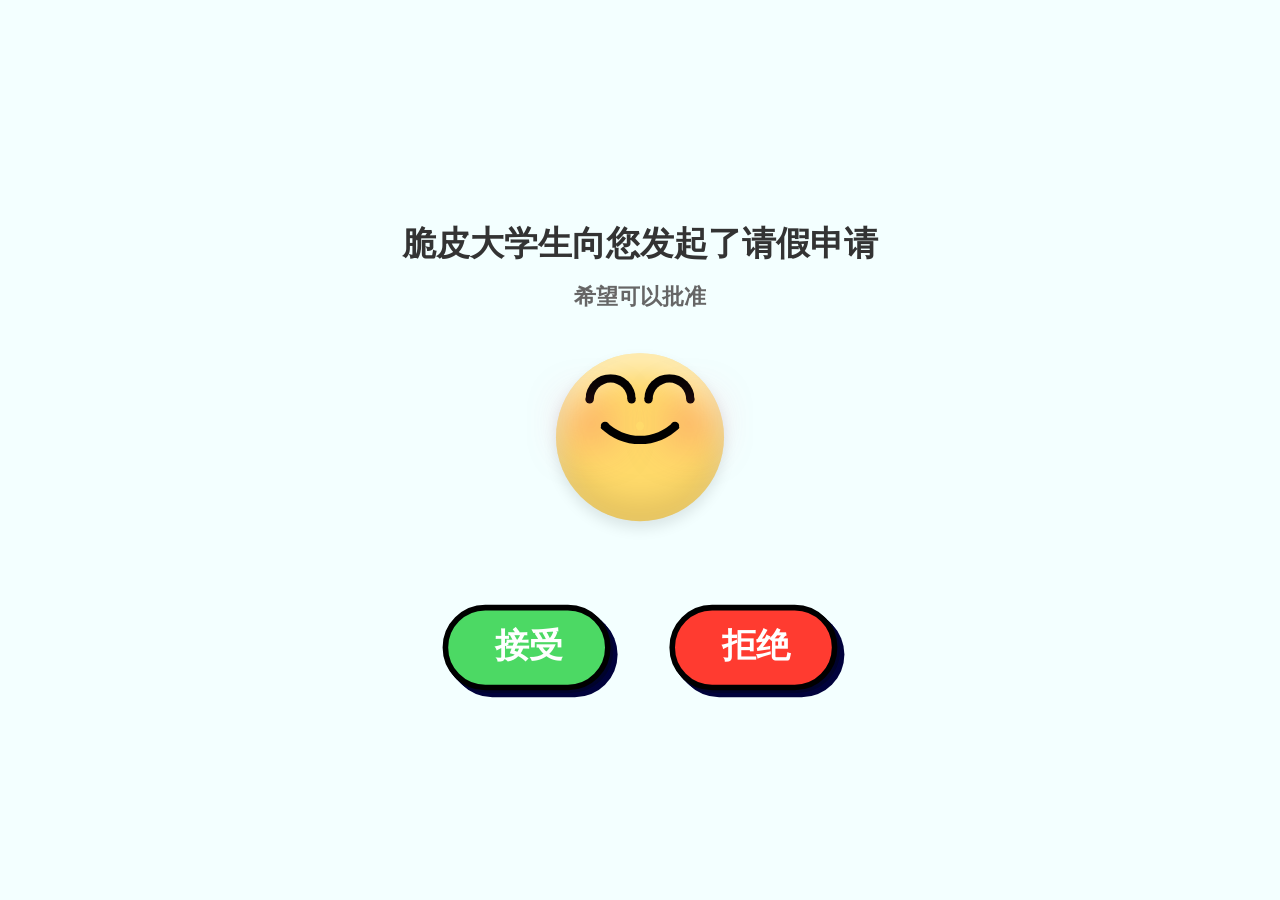
<file: index.html>
<!DOCTYPE html>
<html lang="zh-CN">

<head>
    <meta charset="UTF-8">
    <meta name="viewport" content="width=device-width, initial-scale=1.0">
    <title>俺滴请假条~</title>
    <link rel="stylesheet" href="style.css">
    <!-- 引入参考代码的字体（保持样式一致） -->
    <link href="https://fonts.googleapis.com/css2?family=Bebas+Neue&display=swap" rel="stylesheet">
</head>

<body>
    <div class="title">脆皮大学生向您发起了请假申请</div>
    <div class="sub-title">希望可以批准</div>

    <div class="face-container">
        <div class="emoji emoji--yay" id="emoji">
            <div class="emoji__face">
                <!-- Yay表情结构 -->
                <div class="emoji__eyebrows"></div>
                <div class="emoji__eyes"></div>
                <div class="emoji__mouth"></div>

                <!-- Haha表情专属结构（舌头嵌套在嘴巴内） -->
                <div class="emoji__mouth--haha">
                    <div class="emoji__tongue--haha"></div>
                </div>

                <!-- Sad表情结构 -->
                <div class="emoji__eyebrows--sad"></div>
                <div class="emoji__eyes--sad"></div>
                <div class="emoji__mouth--sad"></div>
            </div>
        </div>
    </div>

    <!-- 重构按钮组结构，适配视差样式 -->
    <div class="button-group">
        <!-- 接受按钮：保留文字/颜色，替换为参考样式 -->
        <a href="javascript:void(0)" class="button" id="agree-btn-wrap">
            <span class="parallax">
                <span class="trigger uno"></span>
                <span class="trigger dos"></span>
                <span class="trigger tres"></span>
                <span class="trigger cuatro"></span>
                <span class="trigger cinco"></span>
                <span class="trigger seis"></span>
                <span class="trigger siete"></span>
                <span class="trigger ocho"></span>
                <span class="btn" id="agree-btn">接受</span>
            </span>
        </a>

        <!-- 拒绝按钮：保留文字/颜色，替换为参考样式 -->
        <a href="javascript:void(0)" class="button" id="refuse-btn-wrap">
            <span class="parallax">
                <span class="trigger uno"></span>
                <span class="trigger dos"></span>
                <span class="trigger tres"></span>
                <span class="trigger cuatro"></span>
                <span class="trigger cinco"></span>
                <span class="trigger seis"></span>
                <span class="trigger siete"></span>
                <span class="trigger ocho"></span>
                <span class="btn refuse-btn" id="refuse-btn">拒绝</span>
            </span>
        </a>
    </div>

    <div class="modal" id="modal">
        <div class="modal-content">
            <p>谢谢老师啦，爱您呦❤️~</p>
        </div>
    </div>

    <script src="script.js"></script>
</body>

</html>
<script src="./script.js"></script>

</body>

</html>
</file>
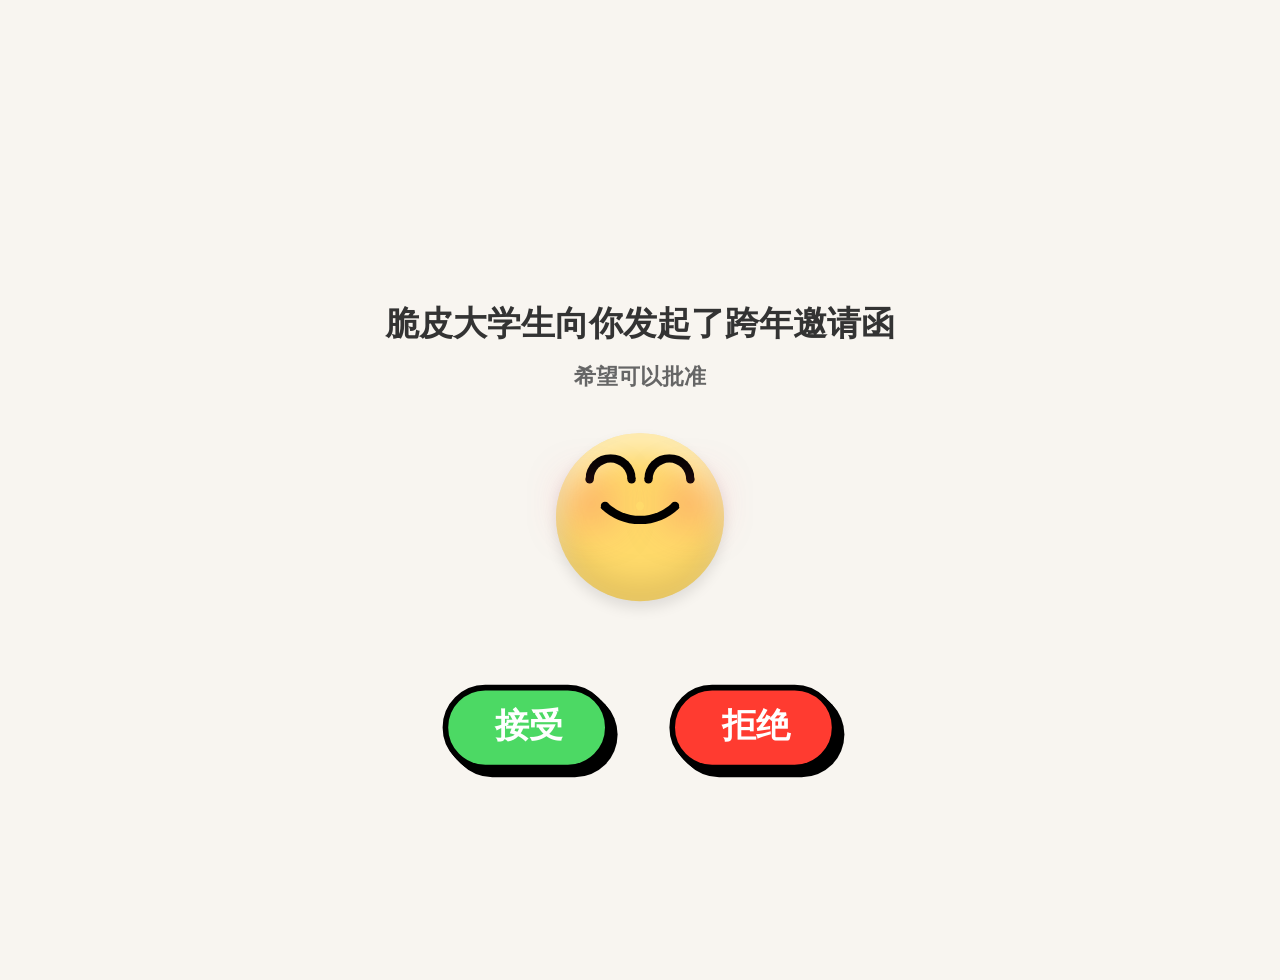
<file: src/index.html>
<!DOCTYPE html>
<html lang="zh-CN">
<head>
    <meta charset="UTF-8">
    <meta name="viewport" content="width=device-width, initial-scale=1.0">
    <title>脆皮大学生跨年邀请</title>
    <link rel="stylesheet" href="style.css">
    <!-- 引入参考代码的字体（保持样式一致） -->
    <link href="https://fonts.googleapis.com/css2?family=Bebas+Neue&display=swap" rel="stylesheet">
</head>
<body>
    <div class="title">脆皮大学生向你发起了跨年邀请函</div>
    <div class="sub-title">希望可以批准</div>

    <div class="face-container">
        <div class="emoji emoji--yay" id="emoji">
            <div class="emoji__face">
                <!-- Yay表情结构 -->
                <div class="emoji__eyebrows"></div>
                <div class="emoji__eyes"></div>
                <div class="emoji__mouth"></div>
                
                <!-- Haha表情专属结构（舌头嵌套在嘴巴内） -->
                <div class="emoji__mouth--haha">
                    <div class="emoji__tongue--haha"></div>
                </div>
                
                <!-- Sad表情结构 -->
                <div class="emoji__eyebrows--sad"></div>
                <div class="emoji__eyes--sad"></div>
                <div class="emoji__mouth--sad"></div>
            </div>
        </div>
    </div>

    <!-- 重构按钮组结构，适配视差样式 -->
    <div class="button-group">
        <!-- 接受按钮：保留文字/颜色，替换为参考样式 -->
        <a href="javascript:void(0)" class="button" id="agree-btn-wrap">
            <span class="parallax">
                <span class="trigger uno"></span>
                <span class="trigger dos"></span>
                <span class="trigger tres"></span>
                <span class="trigger cuatro"></span>
                <span class="trigger cinco"></span>
                <span class="trigger seis"></span>
                <span class="trigger siete"></span>
                <span class="trigger ocho"></span>
                <span class="btn" id="agree-btn">接受</span>
            </span>
        </a>

        <!-- 拒绝按钮：保留文字/颜色，替换为参考样式 -->
        <a href="javascript:void(0)" class="button" id="refuse-btn-wrap">
            <span class="parallax">
                <span class="trigger uno"></span>
                <span class="trigger dos"></span>
                <span class="trigger tres"></span>
                <span class="trigger cuatro"></span>
                <span class="trigger cinco"></span>
                <span class="trigger seis"></span>
                <span class="trigger siete"></span>
                <span class="trigger ocho"></span>
                <span class="btn refuse-btn" id="refuse-btn">拒绝</span>
            </span>
        </a>
    </div>

    <div class="modal" id="modal">
        <div class="modal-content">
            <p>一起跨年啦！🎉</p>
        </div>
    </div>

    <script src="script.js"></script>
</body>
</html>
</file>
<file: style.css>
:root {
    --emoji-base-color: #ffda6a;
    --emoji-like-color: #548dff;
    --emoji-love-color: #f55064;
    --emoji-angry-color: #d5234c;
    --emoji-white-color: #ffffff;
    --emoji-black-color: #000000;
    --emoji-text-color: #8a8a8a;
    --agree-btn-bg: #4cd964;
    --refuse-btn-bg: #ff3b30;
    --btn-text-color: #ffffff;
    --shadow-x: 5px;
    --scale-factor: 1.4;
}

* {
    margin: 0;
    padding: 0;
    box-sizing: border-box;
    font-family: "微软雅黑", Arial, sans-serif;
    font-weight: bold !important;
}

body {
    text-align: center;
    margin: 80px auto 0;
    font-family: "Lucida Sans Unicode", "Lucida Grande", sans-serif;
    display: flex;
    flex-direction: column;
    align-items: center;
    justify-content: center;
    min-height: 100vh;
    background-color: #f3ffff;
    font-weight: 700 !important;
    perspective: 1000px;
    /* 强制禁止滚动条 */
    overflow: hidden !important;
    /* 防止body有默认边距导致计算偏差 */
    padding: 0 !important;
    margin: 0 !important;
}

.title {
    font-size: calc(24px * var(--scale-factor));
    color: #333;
    margin-bottom: calc(10px * var(--scale-factor));
    text-align: center;
    font-weight: 900 !important;
}

.sub-title {
    font-size: calc(16px * var(--scale-factor));
    color: #666;
    margin-bottom: calc(40px * var(--scale-factor));
    font-weight: 900 !important;
}

.face-container {
    margin-bottom: calc(50px * var(--scale-factor));
    position: relative;
    transform: scale(var(--scale-factor));
    transform-origin: center;
}

.button-group {
    display: flex;
    gap: calc(30px * var(--scale-factor));
    position: relative;
    width: fit-content;
    transform: scale(var(--scale-factor));
    transform-origin: center;
}

.button {
    text-decoration: none;
    position: relative;
    display: inline-block;
}

.parallax {
    --x: 0;
    --y: 0;
    --x2: 0;
    --y2: -1;
    --n: 4;
    --shadow-x: var(--shadow-x);
    display: block;
    font-family: 'Bebas Neue', impact, cursive;
}

.parallax .btn {
    font-size: 24px;
    padding: 0.6em 1.4em;
    background-color: var(--agree-btn-bg);
    color: var(--btn-text-color);
    border: 4px solid #000;
    border-radius: 3em;
    position: relative;
    z-index: 1;
    box-shadow:
        1px 1px 0 0em #00032c,
        2px 2px 0 0em #00032c,
        3px 3px 0 0em #00023c,
        4px 4px 0 0em #00023c,
        5px 5px 0 0em #00023c;
    cursor: pointer;
    white-space: nowrap;
    width: 120px;
    text-align: center;
    display: inline-block;
    font-family: 'Bebas Neue', impact, cursive;
    font-weight: 900 !important;
    line-height: 1;
    transform-origin: center;
}

.parallax .refuse-btn {
    background-color: var(--refuse-btn-bg);
}

.parallax,
.parallax .btn,
.parallax .uno,
.parallax .cuatro {
    display: inline-block;
    transition: all ease .3s;
}

.parallax .trigger {
    position: absolute;
    width: 25%;
    height: 50%;
    z-index: 2;
    top: 0;
    left: 0;
}

.parallax .trigger::before {
    transition: all ease .3s;
    content: '';
    position: absolute;
    z-index: 2;
    width: calc((100% + var(--shadow-x)) / var(--n));
    height: calc((100% + var(--shadow-x)) / 2);
    top: calc(((100% + var(--shadow-x)) / 2) * var(--y));
    left: calc(((100% + var(--shadow-x)) / var(--n)) * var(--x));
}

.parallax .cinco,
.parallax .seis,
.parallax .siete,
.parallax .ocho {
    --y: 1;
    top: 50%;
}

.parallax .uno::before,
.parallax .cinco::before {
    --x: 0;
}

.parallax .dos::before,
.parallax .seis::before {
    --x: 1;
    left: 25%;
}

.parallax .tres::before,
.parallax .siete::before {
    --x: 2;
    left: 50%;
}

.parallax .cuatro::before,
.parallax .ocho::before {
    --x: 3;
    left: 75%;
}

.parallax:hover .btn {
    box-shadow:
        0px 0px 0 0em #000,
        0px 0px 0 0em #000,
        0px 0px 0 0em #000,
        0px 0px 0 0em #000,
        0px 0px 0 0em #000;
    transform:
        translateX(calc(var(--shadow-x) * var(--x2))) translateY(calc(var(--shadow-x) * var(--y2)));
}

.parallax:hover .uno:hover~.btn,
.parallax:hover .cinco:hover~.btn {
    --x2: -3;
}

.parallax:hover .dos:hover~.btn,
.parallax:hover .seis:hover~.btn {
    --x2: -1;
}

.parallax:hover .tres:hover~.btn,
.parallax:hover .siete:hover~.btn {
    --x2: 1;
}

.parallax:hover .cuatro:hover~.btn,
.parallax:hover .ocho:hover~.btn {
    --x2: 3;
}

.parallax:hover .cinco:hover~.btn,
.parallax:hover .seis:hover~.btn,
.parallax:hover .siete:hover~.btn,
.parallax:hover .ocho:hover~.btn {
    --y2: 2;
}

#refuse-btn-wrap {
    position: static;
    /* 强制按钮容器不超出父级 */
    overflow: visible;
}

#refuse-btn-wrap.moving {
    position: fixed !important;
    /* 改用fixed定位，避免relative的偏移偏差 */
    z-index: 9999;
    /* 确保按钮在最上层 */
}

#refuse-btn {
    position: relative;
    transform: none !important;
    rotate: 0deg !important;
}

/* 保留爆炸效果样式（时长不变，和你的原代码一致） */
.explosion {
    width: 100px;
    height: 100px;
    border-radius: 50%;
    background: #fff;
    position: absolute;
    box-shadow: 0px -9px 0 #000,
        50px 10px 0 -6px #fff,
        55px 5px 0 -6px #000,
        60px 60px 0 -4px #fff,
        66px 64px 0 -4px #000,
        -3px 65px 0 5px #fff,
        -4px 72px 0 5px #000,
        -50px 10px 0 -10px #fff,
        -54px 5px 0 -10px #000,
        -50px 50px 0 -15px #fff,
        -54px 53px 0 -15px #000;
    animation: c1 .7s infinite;
    z-index: 9999;
}

.explosion::before {
    content: '';
    width: 50px;
    height: 50px;
    border-radius: 50%;
    background: #fff;
    position: absolute;
    left: 10px;
    top: 75px;
    margin: auto;
    box-shadow: -4px -5px 0 #000,
        20px -8px 0 -2px #fff,
        22px -13px 0 -2px #000,
        28px 10px 0 -4px #fff,
        32px 12px 0 -4px #000,
        5px 20px 0 2px #fff,
        2px 24px 0 2px #000;
    animation: c2 .6s infinite;
}

.explosion::after {
    content: '';
    width: 50px;
    height: 50px;
    transform: rotate(180deg);
    border-radius: 50%;
    background: #fff;
    position: absolute;
    left: 80px;
    top: -5px;
    margin: auto;
    box-shadow: -4px -5px 0 #000,
        20px -8px 0 -2px #fff,
        22px -13px 0 -2px #000,
        28px 10px 0 -4px #fff,
        32px 12px 0 -4px #000,
        5px 20px 0 2px #fff,
        2px 24px 0 2px #000;
    animation: c3 .5s infinite;
}

@keyframes c1 {
    0% {
        transform: scale(1, 1);
    }

    20% {
        transform: scale(1.5, 1.5);
    }

    80% {
        transform: scale(-1, -1);
    }

    100% {
        transform: scale(-1.5, -1.5);
    }
}

@keyframes c2 {
    0% {
        transform: scale(1, 1);
    }

    5% {
        transform: scale(2, 2);
    }

    49% {
        transform: scale(1, 1);
    }

    80% {
        opacity: 0;
    }

    100% {
        opacity: 1;
    }
}

@keyframes c3 {
    0% {
        transform: scale(1.5, 1.5);
    }

    50% {
        transform: scale(1, 1);
    }

    75% {
        transform: scale(-2, -2);
    }

    100% {
        opacity: 0;
    }
}

/* 保留破碎效果样式 + 缩短动画时长（核心修改：1.5s → 0.8s） */
.shatter-pieces {
    position: absolute;
    width: 100%;
    height: 100%;
    top: 0;
    left: 0;
    z-index: 10;
    pointer-events: none;
}

.shatter-piece {
    position: absolute;
    background-color: var(--refuse-btn-bg);
    border: 4px solid #000;
    border-radius: 1em;
    opacity: 1;
    transform-style: preserve-3d;
    backface-visibility: hidden;
    top: 0;
    left: 0;
    /* 核心修改：动画时长从1.5s缩短为0.8s */
    animation: shatter 0.8s cubic-bezier(0.17, 0.67, 0.83, 0.67) forwards;
}

@keyframes shatter {
    0% {
        opacity: 1;
        transform: translate3d(0, 0, 0) rotate3d(0, 0, 0, 0deg);
    }

    100% {
        opacity: 0;
        transform: translate3d(calc(var(--x-offset) * 100px),
                calc(var(--y-offset) * 100px),
                calc(var(--z-offset) * 50px)) rotate3d(var(--rx), var(--ry), var(--rz),
                calc(var(--rotate) * 360deg));
    }
}

/* 原有表情样式（完整保留） */
.emoji {
    width: 120px;
    height: 120px;
    margin: 15px 15px 40px;
    background: var(--emoji-base-color);
    display: inline-block;
    border-radius: 50%;
    position: relative;
    box-shadow:
        inset 0 -15px 20px rgba(0, 0, 0, 0.1),
        inset 0 15px 20px rgba(255, 255, 255, 0.5),
        0 5px 10px rgba(0, 0, 0, 0.1);
}

.emoji__face {
    width: 100%;
    height: 100%;
    position: relative;
}

.emoji__eyebrows,
.emoji__eyes,
.emoji__mouth,
.emoji__mouth--haha,
.emoji__tongue--haha,
.emoji__eyebrows--sad,
.emoji__eyes--sad,
.emoji__mouth--sad {
    position: absolute;
    display: none;
}

.emoji__face:before,
.emoji__face:after,
.emoji__eyebrows:before,
.emoji__eyebrows:after,
.emoji__eyes:before,
.emoji__eyes:after,
.emoji__mouth:before,
.emoji__mouth:after,
.emoji__mouth--haha:before,
.emoji__mouth--haha:after,
.emoji__eyebrows--sad:before,
.emoji__eyebrows--sad:after,
.emoji__eyes--sad:before,
.emoji__eyes--sad:after,
.emoji__mouth--sad:before,
.emoji__mouth--sad:after {
    position: absolute;
    content: "";
}

.emoji--yay .emoji__eyebrows,
.emoji--yay .emoji__eyes,
.emoji--yay .emoji__mouth {
    display: block;
}

.emoji--yay .emoji__face {
    animation: yay 1s linear infinite alternate;
}

.emoji--yay .emoji__eyebrows {
    left: calc(50% - 3px);
    top: 30px;
    height: 6px;
    width: 6px;
    border-radius: 50%;
    background: transparent;
    box-shadow: -6px 0 0 0 var(--emoji-black-color), -36px 0 0 0 var(--emoji-black-color),
        6px 0 0 0 var(--emoji-black-color), 36px 0 0 0 var(--emoji-black-color);
}

.emoji--yay .emoji__eyebrows:before,
.emoji--yay .emoji__eyebrows:after {
    width: 36px;
    height: 18px;
    border-radius: 60px 60px 0 0;
    background: transparent;
    border: 6px solid var(--emoji-black-color);
    box-sizing: border-box;
    border-bottom: 0;
    bottom: 3px;
    left: calc(50% - 18px);
}

.emoji--yay .emoji__eyebrows:before {
    margin-left: -21px;
}

.emoji--yay .emoji__eyebrows:after {
    margin-left: 21px;
}

.emoji--yay .emoji__mouth {
    top: 60px;
    background: transparent;
    left: 50%;
}

.emoji--yay .emoji__mouth:after {
    width: 80px;
    height: 80px;
    left: calc(50% - 40px);
    top: -75px;
    border-radius: 50%;
    background: transparent;
    border: 6px solid var(--emoji-black-color);
    box-sizing: border-box;
    border-top-color: transparent;
    border-left-color: transparent;
    border-right-color: transparent;
    z-index: 1;
}

.emoji--yay .emoji__mouth:before {
    width: 6px;
    height: 6px;
    background: transparent;
    border-radius: 50%;
    bottom: 5px;
    left: calc(50% - 3px);
    box-shadow:
        -25px 0 0 0 var(--emoji-black-color),
        25px 0 0 0 var(--emoji-black-color),
        -35px -2px 30px 10px rgba(245, 80, 100, 0.5),
        35px -2px 30px 10px rgba(245, 80, 100, 0.5);
}

.emoji--haha .emoji__eyes,
.emoji--haha .emoji__mouth--haha {
    display: block;
}

.emoji--haha .emoji__face {
    animation: haha-face 2s linear infinite;
}

.emoji--haha .emoji__eyes {
    width: 26px;
    height: 6px;
    border-radius: 2px;
    left: calc(50% - 13px);
    top: 35px;
    transform: rotate(20deg);
    background: transparent;
    box-shadow: -25px 5px 0 0 var(--emoji-black-color),
        25px -5px 0 0 var(--emoji-black-color);
}

.emoji--haha .emoji__eyes:after {
    left: 0;
    top: 0;
    width: 26px;
    height: 6px;
    border-radius: 2px;
    transform: rotate(-40deg);
    background: transparent;
    box-shadow: -25px -5px 0 0 var(--emoji-black-color),
        25px 5px 0 0 var(--emoji-black-color);
}

.emoji--haha .emoji__mouth--haha {
    width: 80px;
    height: 40px;
    left: calc(50% - 40px);
    top: 55%;
    background: var(--emoji-black-color);
    border-radius: 0 0 40px 40px;
    overflow: hidden;
    z-index: 1;
    box-shadow: inset 0 -5px 5px rgba(0, 0, 0, 0.2);
    animation: haha-mouth 2s linear infinite;
}

.emoji--haha .emoji__tongue--haha {
    display: block;
    width: 60px;
    height: 25px;
    background: var(--emoji-love-color);
    box-shadow: inset 0 -5px 5px rgba(0, 0, 0, 0.2), inset 0 5px 5px rgba(255, 255, 255, 0.3);
    left: 10px;
    bottom: 0;
    border-radius: 50% 50% 0 0;
}

.emoji--sad .emoji__eyebrows--sad,
.emoji--sad .emoji__eyes--sad,
.emoji--sad .emoji__mouth--sad {
    display: block;
}

.emoji--sad .emoji__face {
    animation: sad-face 2s ease-in infinite;
}

.emoji--sad .emoji__eyebrows--sad {
    left: calc(50% - 3px);
    top: 35px;
    height: 6px;
    width: 6px;
    border-radius: 50%;
    background: transparent;
    box-shadow: -40px 9px 0 0 var(--emoji-black-color), -25px 0 0 0 var(--emoji-black-color),
        25px 0 0 0 var(--emoji-black-color), 40px 9px 0 0 var(--emoji-black-color);
}

.emoji--sad .emoji__eyebrows--sad:before,
.emoji--sad .emoji__eyebrows--sad:after {
    width: 30px;
    height: 20px;
    border: 6px solid var(--emoji-black-color);
    box-sizing: border-box;
    border-radius: 50%;
    border-bottom-color: transparent;
    border-left-color: transparent;
    border-right-color: transparent;
    top: 2px;
    left: calc(50% - 15px);
}

.emoji--sad .emoji__eyebrows--sad:before {
    margin-left: -30px;
    transform: rotate(-30deg);
}

.emoji--sad .emoji__eyebrows--sad:after {
    margin-left: 30px;
    transform: rotate(30deg);
}

.emoji--sad .emoji__eyes--sad {
    width: 14px;
    height: 16px;
    left: calc(50% - 7px);
    top: 50px;
    border-radius: 50%;
    background: transparent;
    box-shadow: 25px 0 0 0 var(--emoji-black-color), -25px 0 0 0 var(--emoji-black-color);
}

.emoji--sad .emoji__eyes--sad:after {
    background: linear-gradient(45deg, var(--emoji-like-color), rgba(255, 255, 255, 0.8));
    width: 12px;
    height: 12px;
    margin-left: 6px;
    border-radius: 0 100% 40% 50% / 0 50% 40% 100%;
    transform-origin: 0% 0%;
    animation: tear-drop 2s ease-in infinite;
    box-shadow: 0 2px 5px rgba(0, 0, 0, 0.1);
}

.emoji--sad .emoji__mouth--sad {
    width: 60px;
    height: 80px;
    left: calc(50% - 30px);
    top: 80px;
    box-sizing: border-box;
    border: 6px solid var(--emoji-black-color);
    border-radius: 50%;
    border-bottom-color: transparent;
    border-left-color: transparent;
    border-right-color: transparent;
    background: transparent;
    animation: sad-mouth 2s ease-in infinite;
}

.emoji--sad .emoji__mouth--sad:after {
    width: 6px;
    height: 6px;
    background: transparent;
    border-radius: 50%;
    top: 4px;
    left: calc(50% - 3px);
    box-shadow: -18px 0 0 0 var(--emoji-black-color), 18px 0 0 0 var(--emoji-black-color);
}

.modal {
    display: none;
    position: fixed;
    top: 0;
    left: 0;
    width: 100%;
    height: 100%;
    background-color: rgba(0, 0, 0, 0.5);
    align-items: center;
    justify-content: center;
}

.modal-content {
    background-color: white;
    padding: calc(40px * var(--scale-factor));
    border-radius: calc(12px * var(--scale-factor));
    font-size: calc(24px * var(--scale-factor));
    text-align: center;
    font-weight: 900 !important;
}

@keyframes yay {
    25% {
        transform: rotate(-15deg);
    }

    75% {
        transform: rotate(15deg);
    }
}

@keyframes haha-face {
    10% {
        transform: translateY(25px);
    }

    20% {
        transform: translateY(15px);
    }

    30% {
        transform: translateY(25px);
    }

    40% {
        transform: translateY(15px);
    }

    50% {
        transform: translateY(25px);
    }

    60% {
        transform: translateY(0);
    }

    70% {
        transform: translateY(-10px);
    }

    80% {
        transform: translateY(0);
    }

    90% {
        transform: translateY(-10px);
    }
}

@keyframes haha-mouth {
    10% {
        transform: scale(0.6);
        top: 50%;
    }

    20% {
        transform: scale(0.8);
        top: 50%;
    }

    30% {
        transform: scale(0.6);
        top: 50%;
    }

    40% {
        transform: scale(0.8);
        top: 50%;
    }

    50% {
        transform: scale(0.6);
        top: 50%;
    }

    60% {
        transform: scale(1);
        top: 55%;
    }

    70% {
        transform: scale(1.2);
        top: 55%;
    }

    80% {
        transform: scale(1);
        top: 55%;
    }

    90% {
        transform: scale(1.1);
        top: 55%;
    }
}

@keyframes sad-face {

    25%,
    35% {
        top: -15px;
    }

    55%,
    95% {
        top: 10px;
    }

    100%,
    0% {
        top: 0;
    }
}

@keyframes sad-mouth {

    25%,
    35% {
        transform: scale(0.85);
        top: 70px;
    }

    55%,
    100%,
    0% {
        transform: scale(1);
        top: 80px;
    }
}

@keyframes tear-drop {

    0%,
    100% {
        left: 35px;
        top: 15px;
        transform: rotate(45deg) scale(0);
        opacity: 0;
    }

    25% {
        left: 35px;
        transform: rotate(45deg) scale(2);
        opacity: 1;
    }

    49.9% {
        left: 35px;
        top: 65px;
        transform: rotate(45deg) scale(0);
        opacity: 0;
    }

    50% {
        left: -35px;
        top: 15px;
        transform: rotate(45deg) scale(0);
        opacity: 0;
    }

    75% {
        left: -35px;
        transform: rotate(45deg) scale(2);
        opacity: 1;
    }

    99.9% {
        left: -35px;
        top: 65px;
        transform: rotate(45deg) scale(0);
        opacity: 0;
    }
}
</file>
<file: src/style.css>
:root {
    --emoji-base-color: #ffda6a;
    --emoji-like-color: #548dff;
    --emoji-love-color: #f55064;
    --emoji-angry-color: #d5234c;
    --emoji-white-color: #ffffff;
    --emoji-black-color: #000000;
    --emoji-text-color: #8a8a8a;
    --agree-btn-bg: #4cd964;
    --refuse-btn-bg: #ff3b30;
    --btn-text-color: #ffffff;
    --shadow-x: 5px;
    /* 核心区域放大比例 */
    --scale-factor: 1.4;
}

* {
    margin: 0;
    padding: 0;
    box-sizing: border-box;
    font-family: "微软雅黑", Arial, sans-serif;
    font-weight: bold !important;
}

body {
    text-align: center;
    margin: 80px auto 0;
    font-family: "Lucida Sans Unicode", "Lucida Grande", sans-serif;
    display: flex;
    flex-direction: column;
    align-items: center;
    justify-content: center;
    min-height: 100vh;
    background-color: #f8f5f0;
    font-weight: 700 !important;
    /* 开启3D效果 */
    perspective: 1000px;
}

.title {
    font-size: calc(24px * var(--scale-factor));
    color: #333;
    margin-bottom: calc(10px * var(--scale-factor));
    text-align: center;
    font-weight: 900 !important;
}

.sub-title {
    font-size: calc(16px * var(--scale-factor));
    color: #666;
    margin-bottom: calc(40px * var(--scale-factor));
    font-weight: 900 !important;
}

/* 表情容器放大 */
.face-container {
    margin-bottom: calc(50px * var(--scale-factor));
    position: relative;
    transform: scale(var(--scale-factor));
    transform-origin: center;
}

/* 按钮组放大 */
.button-group {
    display: flex;
    gap: calc(30px * var(--scale-factor));
    position: relative;
    width: fit-content;
    transform: scale(var(--scale-factor));
    transform-origin: center;
}

.button {
    text-decoration: none;
    position: relative;
    display: inline-block;
}

.parallax {	
    --x: 0;
    --y: 0;
    --x2: 0;
    --y2: -1;
    --n: 4;
    --shadow-x: var(--shadow-x);
    display: block;
    font-family: 'Bebas Neue', impact, cursive;
}

.parallax .btn {
    font-size: 24px;
    padding: 0.6em 1.4em;
    background-color: var(--agree-btn-bg);
    color: var(--btn-text-color);
    border: 4px solid #000;
    border-radius: 3em;
    position: relative;
    z-index: 1;
    box-shadow: 
        1px 1px 0 0em #000,
        2px 2px 0 0em #000,
        3px 3px 0 0em #000,
        4px 4px 0 0em #000,
        5px 5px 0 0em #000; 
    cursor: pointer;
    white-space: nowrap;
    width: 120px;
    text-align: center;
    display: inline-block;
    font-family: 'Bebas Neue', impact, cursive;
    font-weight: 900 !important;
    line-height: 1;
    transform-origin: center;
}

.parallax .refuse-btn {
    background-color: var(--refuse-btn-bg);
}

.parallax,
.parallax .btn,
.parallax .uno,
.parallax .cuatro {
    display: inline-block;
    transition: all ease .3s;
}

.parallax .trigger {
    position: absolute;
    width: 25%;
    height: 50%;
    z-index: 2;
    top: 0;
    left: 0;
}

.parallax .trigger::before {
    transition: all ease .3s;
    content: '';
    position: absolute;
    z-index: 2;
    width: calc( (100% + var(--shadow-x)) / var(--n));
    height: calc( (100% +  var(--shadow-x) ) / 2 );
    top: calc( ( (100% + var(--shadow-x)) / 2) * var(--y));
    left: calc( ( (100% + var(--shadow-x)) / var(--n) )  * var(--x) );
}

.parallax .cinco,
.parallax .seis,
.parallax .siete,
.parallax .ocho {
    --y: 1;	
    top: 50%;
}

.parallax .uno::before,
.parallax .cinco::before {
    --x: 0;	
}

.parallax .dos::before,
.parallax .seis::before {
    --x: 1;	
    left: 25%;
}

.parallax .tres::before,
.parallax .siete::before {
    --x: 2;	
    left: 50%;
}

.parallax .cuatro::before,
.parallax .ocho::before {
    --x: 3;
    left: 75%;
}

.parallax:hover .btn {
    box-shadow: 
        0px 0px 0 0em #000,
        0px 0px 0 0em #000,
        0px 0px 0 0em #000,
        0px 0px 0 0em #000,
        0px 0px 0 0em #000;	
    transform: 
        translateX( calc( var(--shadow-x) * var(--x2) ) )
        translateY( calc( var(--shadow-x) * var(--y2) ) ); 
}

.parallax:hover .uno:hover ~ .btn,
.parallax:hover .cinco:hover ~ .btn {
    --x2: -3;
}

.parallax:hover .dos:hover ~ .btn,
.parallax:hover .seis:hover ~ .btn {
    --x2: -1;
}

.parallax:hover .tres:hover ~ .btn,
.parallax:hover .siete:hover ~ .btn {
    --x2: 1;
}

.parallax:hover .cuatro:hover ~ .btn,
.parallax:hover .ocho:hover ~ .btn {
    --x2: 3;
}

.parallax:hover .cinco:hover ~ .btn,
.parallax:hover .seis:hover ~ .btn,
.parallax:hover .siete:hover ~ .btn,
.parallax:hover .ocho:hover ~ .btn {
    --y2: 2;
}

#refuse-btn-wrap {
    position: static;
}

#refuse-btn-wrap.moving {
    position: absolute;
}

#refuse-btn {
    position: relative;
    transform: none !important;
    rotate: 0deg !important;
}

/* -------------------------- 新增：3D破碎动画样式 -------------------------- */
/* 破碎碎片容器 */
.shatter-pieces {
    position: absolute;
    width: 100%;
    height: 100%;
    top: 0;
    left: 0;
    z-index: 10;
    pointer-events: none;
}

/* 单个碎片样式（3D效果） */
.shatter-piece {
    position: absolute;
    background-color: var(--refuse-btn-bg);
    border: 4px solid #000;
    border-radius: 1em;
    opacity: 1;
    /* 开启3D变换 */
    transform-style: preserve-3d;
    backface-visibility: hidden;
    /* 碎片初始位置 */
    top: 0;
    left: 0;
    /* 破碎动画 */
    animation: shatter 1.5s cubic-bezier(0.17, 0.67, 0.83, 0.67) forwards;
}

/* 3D破碎动画关键帧 */
@keyframes shatter {
    0% {
        opacity: 1;
        transform: translate3d(0, 0, 0) rotate3d(0, 0, 0, 0deg);
    }
    100% {
        opacity: 0;
        /* 随机分散 + 3D旋转 + 透视位移 */
        transform: translate3d(
            calc(var(--x-offset) * 100px), 
            calc(var(--y-offset) * 100px), 
            calc(var(--z-offset) * 50px)
        ) rotate3d(
            var(--rx), var(--ry), var(--rz), 
            calc(var(--rotate) * 360deg)
        );
    }
}

/* -------------------------- 原有表情样式（保留） -------------------------- */
.emoji {
    width: 120px;
    height: 120px;
    margin: 15px 15px 40px;
    background: var(--emoji-base-color);
    display: inline-block;
    border-radius: 50%;
    position: relative;
    box-shadow: 
        inset 0 -15px 20px rgba(0,0,0,0.1),
        inset 0 15px 20px rgba(255,255,255,0.5),
        0 5px 10px rgba(0,0,0,0.1);
}

.emoji__face {
    width: 100%;
    height: 100%;
    position: relative;
}

.emoji__eyebrows, .emoji__eyes, .emoji__mouth,
.emoji__mouth--haha, .emoji__tongue--haha,
.emoji__eyebrows--sad, .emoji__eyes--sad, .emoji__mouth--sad {
    position: absolute;
    display: none;
}

.emoji__face:before, .emoji__face:after,
.emoji__eyebrows:before, .emoji__eyebrows:after,
.emoji__eyes:before, .emoji__eyes:after,
.emoji__mouth:before, .emoji__mouth:after,
.emoji__mouth--haha:before, .emoji__mouth--haha:after,
.emoji__eyebrows--sad:before, .emoji__eyebrows--sad:after,
.emoji__eyes--sad:before, .emoji__eyes--sad:after,
.emoji__mouth--sad:before, .emoji__mouth--sad:after {
    position: absolute;
    content: "";
}

.emoji--yay .emoji__eyebrows,
.emoji--yay .emoji__eyes,
.emoji--yay .emoji__mouth {
    display: block;
}

.emoji--yay .emoji__face {
    animation: yay 1s linear infinite alternate;
}

.emoji--yay .emoji__eyebrows {
    left: calc(50% - 3px);
    top: 30px;
    height: 6px;
    width: 6px;
    border-radius: 50%;
    background: transparent;
    box-shadow: -6px 0 0 0 var(--emoji-black-color), -36px 0 0 0 var(--emoji-black-color),
        6px 0 0 0 var(--emoji-black-color), 36px 0 0 0 var(--emoji-black-color);
}

.emoji--yay .emoji__eyebrows:before,
.emoji--yay .emoji__eyebrows:after {
    width: 36px;
    height: 18px;
    border-radius: 60px 60px 0 0;
    background: transparent;
    border: 6px solid var(--emoji-black-color);
    box-sizing: border-box;
    border-bottom: 0;
    bottom: 3px;
    left: calc(50% - 18px);
}

.emoji--yay .emoji__eyebrows:before {
    margin-left: -21px;
}

.emoji--yay .emoji__eyebrows:after {
    margin-left: 21px;
}

.emoji--yay .emoji__mouth {
    top: 60px;
    background: transparent;
    left: 50%;
}

.emoji--yay .emoji__mouth:after {
    width: 80px;
    height: 80px;
    left: calc(50% - 40px);
    top: -75px;
    border-radius: 50%;
    background: transparent;
    border: 6px solid var(--emoji-black-color);
    box-sizing: border-box;
    border-top-color: transparent;
    border-left-color: transparent;
    border-right-color: transparent;
    z-index: 1;
}

.emoji--yay .emoji__mouth:before {
    width: 6px;
    height: 6px;
    background: transparent;
    border-radius: 50%;
    bottom: 5px;
    left: calc(50% - 3px);
    box-shadow: 
        -25px 0 0 0 var(--emoji-black-color), 
        25px 0 0 0 var(--emoji-black-color),
        -35px -2px 30px 10px rgba(245,80,100,0.5),
        35px -2px 30px 10px rgba(245,80,100,0.5);
}

.emoji--haha .emoji__eyes,
.emoji--haha .emoji__mouth--haha {
    display: block;
}

.emoji--haha .emoji__face {
    animation: haha-face 2s linear infinite;
}

.emoji--haha .emoji__eyes {
    width: 26px;
    height: 6px;
    border-radius: 2px;
    left: calc(50% - 13px);
    top: 35px;
    transform: rotate(20deg);
    background: transparent;
    box-shadow: -25px 5px 0 0 var(--emoji-black-color),
        25px -5px 0 0 var(--emoji-black-color);
}

.emoji--haha .emoji__eyes:after {
    left: 0;
    top: 0;
    width: 26px;
    height: 6px;
    border-radius: 2px;
    transform: rotate(-40deg);
    background: transparent;
    box-shadow: -25px -5px 0 0 var(--emoji-black-color),
        25px 5px 0 0 var(--emoji-black-color);
}

.emoji--haha .emoji__mouth--haha {
    width: 80px;
    height: 40px;
    left: calc(50% - 40px);
    top: 55%;
    background: var(--emoji-black-color);
    border-radius: 0 0 40px 40px;
    overflow: hidden;
    z-index: 1;
    box-shadow: inset 0 -5px 5px rgba(0,0,0,0.2);
    animation: haha-mouth 2s linear infinite;
}

.emoji--haha .emoji__tongue--haha {
    display: block;
    width: 60px;
    height: 25px;
    background: var(--emoji-love-color);
    box-shadow: inset 0 -5px 5px rgba(0,0,0,0.2), inset 0 5px 5px rgba(255,255,255,0.3);
    left: 10px;
    bottom: 0;
    border-radius: 50% 50% 0 0;
}

.emoji--sad .emoji__eyebrows--sad,
.emoji--sad .emoji__eyes--sad,
.emoji--sad .emoji__mouth--sad {
    display: block;
}

.emoji--sad .emoji__face {
    animation: sad-face 2s ease-in infinite;
}

.emoji--sad .emoji__eyebrows--sad {
    left: calc(50% - 3px);
    top: 35px;
    height: 6px;
    width: 6px;
    border-radius: 50%;
    background: transparent;
    box-shadow: -40px 9px 0 0 var(--emoji-black-color), -25px 0 0 0 var(--emoji-black-color),
        25px 0 0 0 var(--emoji-black-color), 40px 9px 0 0 var(--emoji-black-color);
}

.emoji--sad .emoji__eyebrows--sad:before,
.emoji--sad .emoji__eyebrows--sad:after {
    width: 30px;
    height: 20px;
    border: 6px solid var(--emoji-black-color);
    box-sizing: border-box;
    border-radius: 50%;
    border-bottom-color: transparent;
    border-left-color: transparent;
    border-right-color: transparent;
    top: 2px;
    left: calc(50% - 15px);
}

.emoji--sad .emoji__eyebrows--sad:before {
    margin-left: -30px;
    transform: rotate(-30deg);
}

.emoji--sad .emoji__eyebrows--sad:after {
    margin-left: 30px;
    transform: rotate(30deg);
}

.emoji--sad .emoji__eyes--sad {
    width: 14px;
    height: 16px;
    left: calc(50% - 7px);
    top: 50px;
    border-radius: 50%;
    background: transparent;
    box-shadow: 25px 0 0 0 var(--emoji-black-color), -25px 0 0 0 var(--emoji-black-color);
}

.emoji--sad .emoji__eyes--sad:after {
    background: linear-gradient(45deg, var(--emoji-like-color), rgba(255,255,255,0.8));
    width: 12px;
    height: 12px;
    margin-left: 6px;
    border-radius: 0 100% 40% 50% / 0 50% 40% 100%;
    transform-origin: 0% 0%;
    animation: tear-drop 2s ease-in infinite;
    box-shadow: 0 2px 5px rgba(0,0,0,0.1);
}

.emoji--sad .emoji__mouth--sad {
    width: 60px;
    height: 80px;
    left: calc(50% - 30px);
    top: 80px;
    box-sizing: border-box;
    border: 6px solid var(--emoji-black-color);
    border-radius: 50%;
    border-bottom-color: transparent;
    border-left-color: transparent;
    border-right-color: transparent;
    background: transparent;
    animation: sad-mouth 2s ease-in infinite;
}

.emoji--sad .emoji__mouth--sad:after {
    width: 6px;
    height: 6px;
    background: transparent;
    border-radius: 50%;
    top: 4px;
    left: calc(50% - 3px);
    box-shadow: -18px 0 0 0 var(--emoji-black-color), 18px 0 0 0 var(--emoji-black-color);
}

.modal {
    display: none;
    position: fixed;
    top: 0;
    left: 0;
    width: 100%;
    height: 100%;
    background-color: rgba(0, 0, 0, 0.5);
    align-items: center;
    justify-content: center;
}

.modal-content {
    background-color: white;
    padding: calc(40px * var(--scale-factor));
    border-radius: calc(12px * var(--scale-factor));
    font-size: calc(24px * var(--scale-factor));
    text-align: center;
    font-weight: 900 !important;
}

/* -------------------------- 原有动画关键帧（保留） -------------------------- */
@keyframes yay {
    25% { transform: rotate(-15deg); }
    75% { transform: rotate(15deg); }
}

@keyframes haha-face {
    10% { transform: translateY(25px); }
    20% { transform: translateY(15px); }
    30% { transform: translateY(25px); }
    40% { transform: translateY(15px); }
    50% { transform: translateY(25px); }
    60% { transform: translateY(0); }
    70% { transform: translateY(-10px); }
    80% { transform: translateY(0); }
    90% { transform: translateY(-10px); }
}

@keyframes haha-mouth {
    10% { transform: scale(0.6); top: 50%; }
    20% { transform: scale(0.8); top: 50%; }
    30% { transform: scale(0.6); top: 50%; }
    40% { transform: scale(0.8); top: 50%; }
    50% { transform: scale(0.6); top: 50%; }
    60% { transform: scale(1); top: 55%; }
    70% { transform: scale(1.2); top: 55%; }
    80% { transform: scale(1); top: 55%; }
    90% { transform: scale(1.1); top: 55%; }
}

@keyframes sad-face {
    25%,35% { top: -15px; }
    55%,95% { top: 10px; }
    100%,0% { top: 0; }
}

@keyframes sad-mouth {
    25%,35% { transform: scale(0.85); top: 70px; }
    55%,100%,0% { transform: scale(1); top: 80px; }
}

@keyframes tear-drop {
    0%,100% { left: 35px; top: 15px; transform: rotate(45deg) scale(0); opacity: 0; }
    25% { left: 35px; transform: rotate(45deg) scale(2); opacity: 1; }
    49.9% { left: 35px; top: 65px; transform: rotate(45deg) scale(0); opacity: 0; }
    50% { left: -35px; top: 15px; transform: rotate(45deg) scale(0); opacity: 0; }
    75% { left: -35px; transform: rotate(45deg) scale(2); opacity: 1; }
    99.9% { left: -35px; top: 65px; transform: rotate(45deg) scale(0); opacity: 0; }
}
</file>
